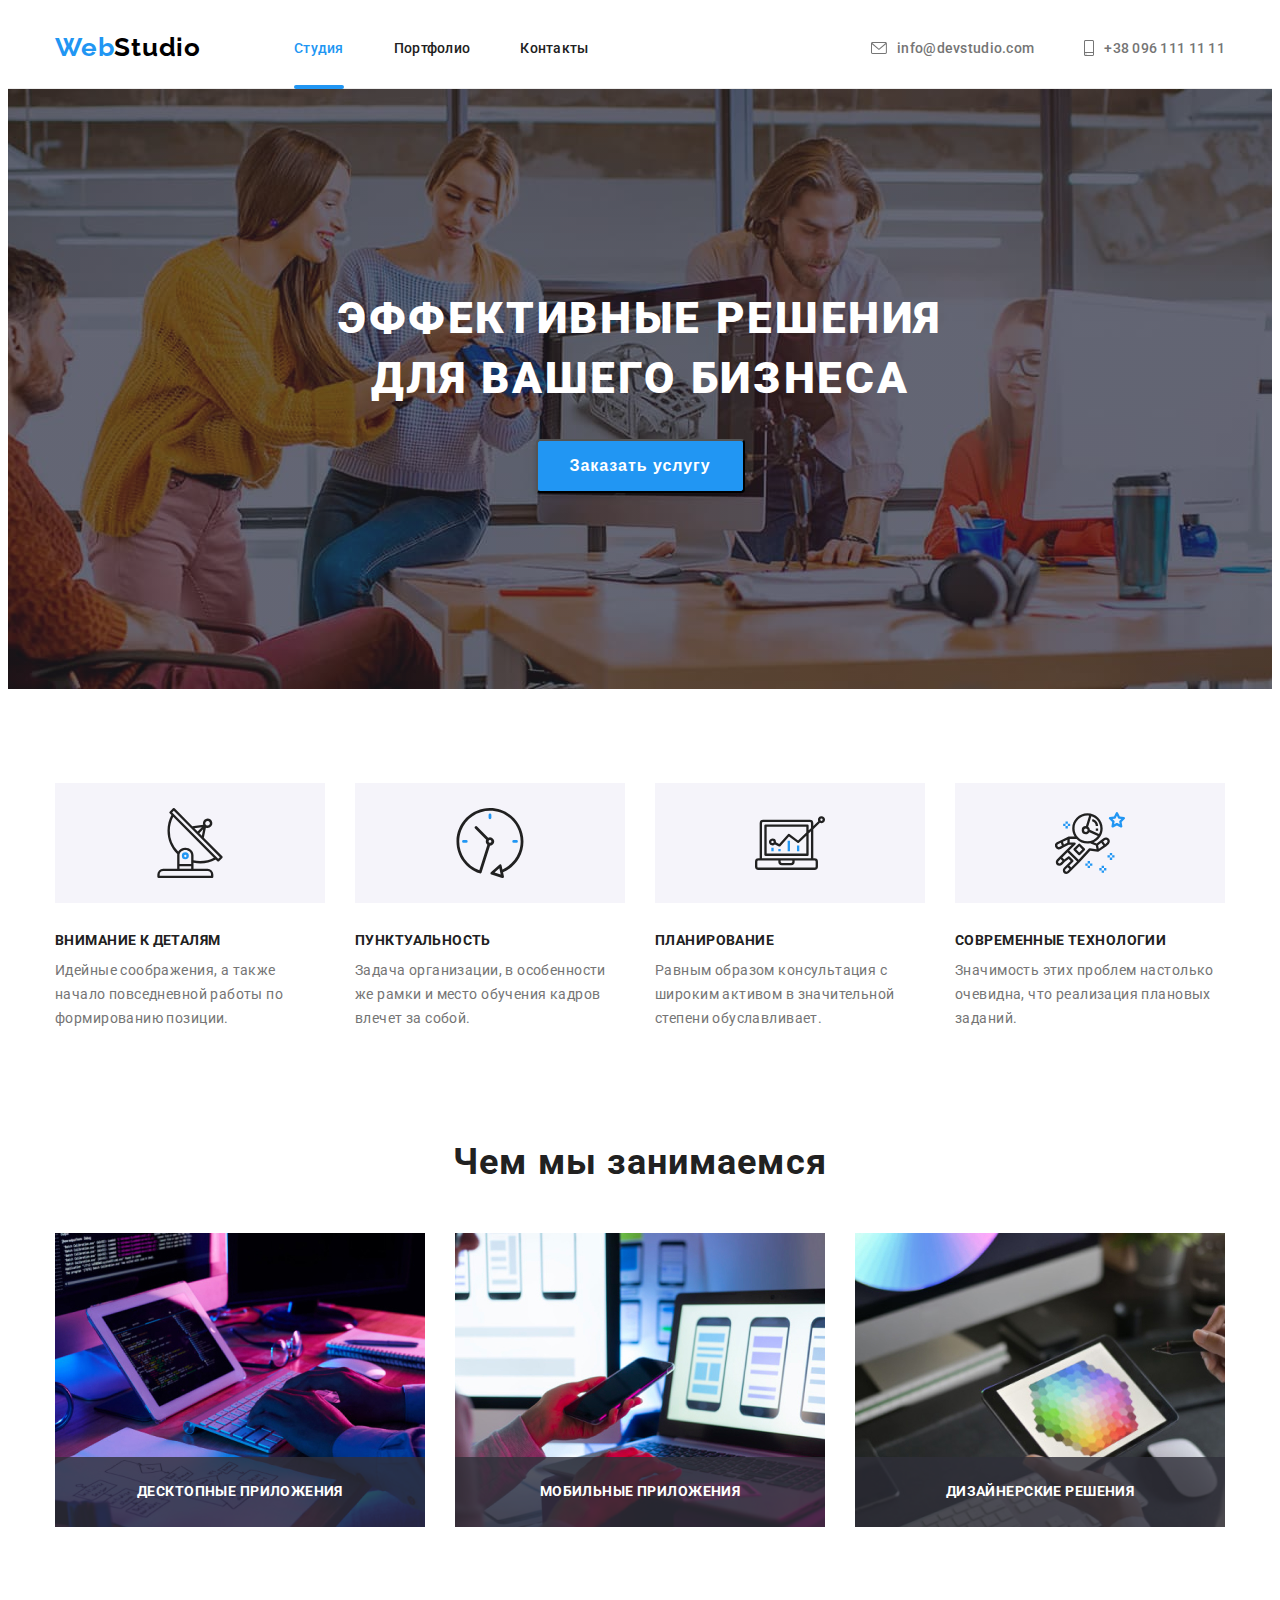
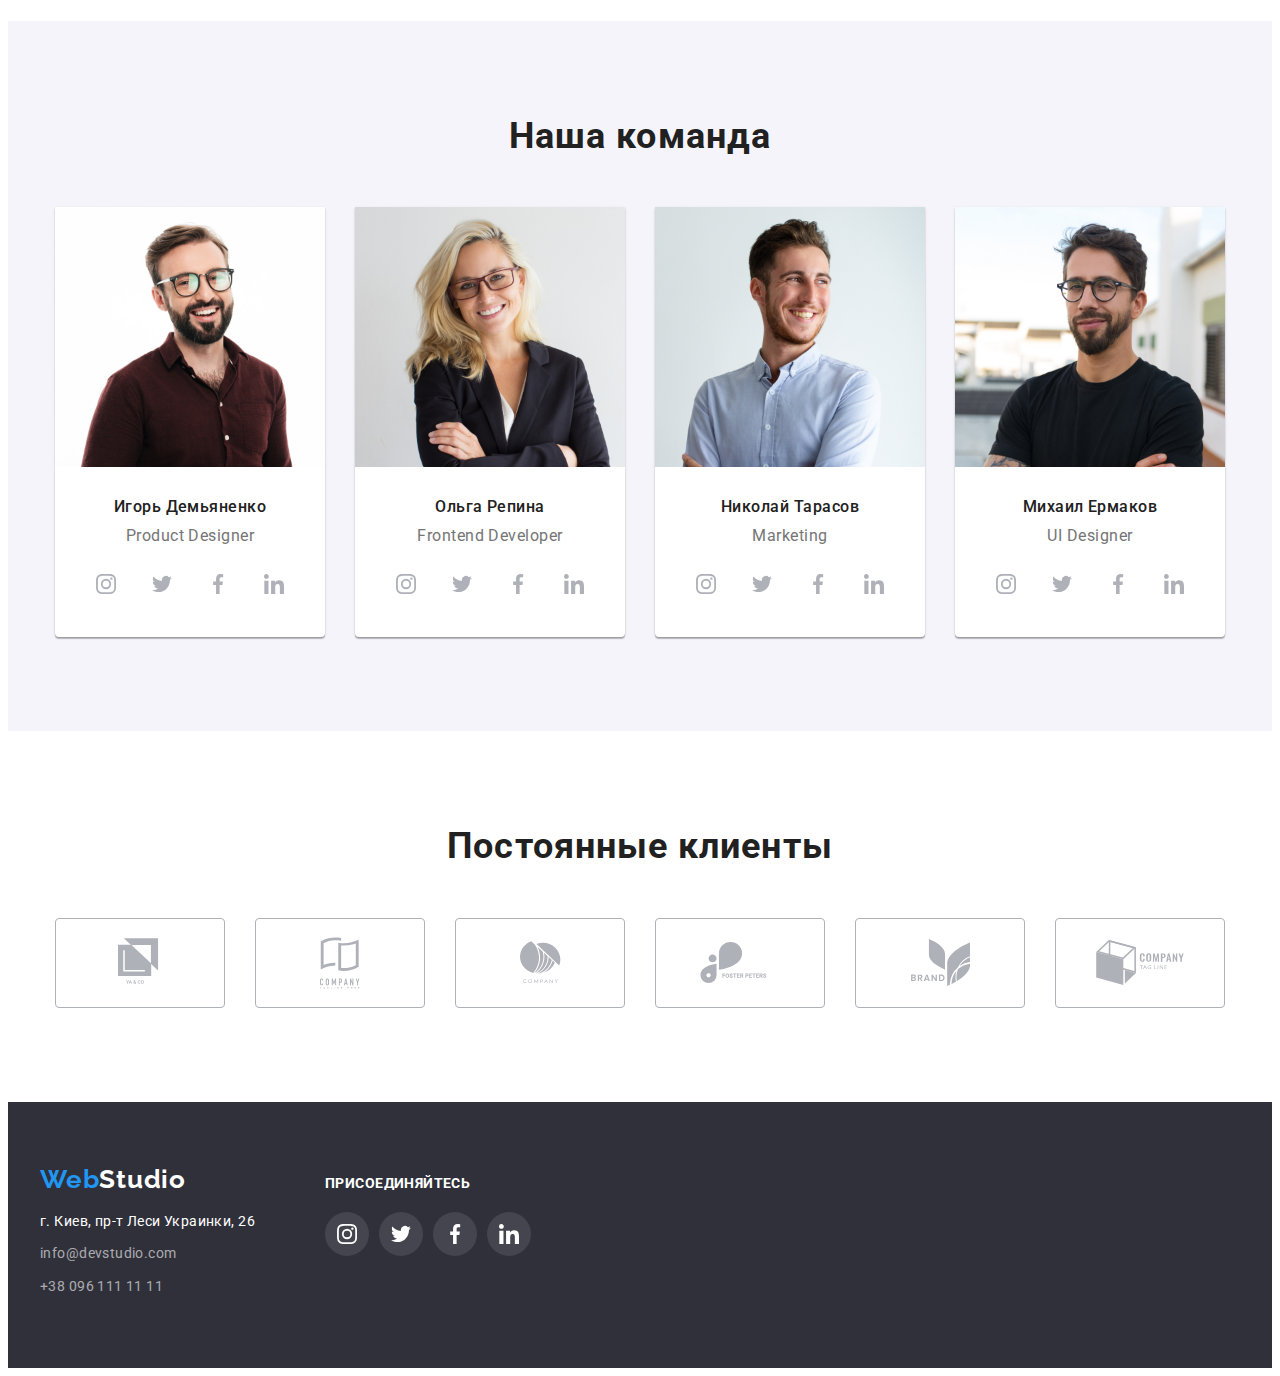
<file: index.html>
<!DOCTYPE html>
<html lang="ru">
<head>
    <meta charset="UTF-8">
    <meta name="viewport" content="width=device-width, initial-scale=1.0">
    <title>WebStudio</title>
    <link rel="preconnect" href="https://fonts.gstatic.com">
    <link href="https://fonts.googleapis.com/css2?family=Raleway:wght@700&family=Roboto:wght@400;500;700;900&display=swap"
        rel="stylesheet">
        <link rel="stylesheet" href="https://cdnjs.cloudflare.com/ajax/libs/modern-normalize/1.0.0/modern-normalize.min.css"
            integrity="sha512-ISS7cAi1PEhQ8jnbJpJZMd29NlhNj4AWYyLOSp2CE/CsHxTCu+r+t0D2yoJudVrd0/8fTVPUVDzY5Tvli75u/g=="
            crossorigin="anonymous" />
    <link rel="stylesheet" href="./css/styles.css">

</head>
<body>
    <header class="header">
        <div class="container main-nav">
            <nav class="main-nav">
                <a href="/" class="mainlogo"> <span class="logo">Web</span>Studio </a>

                <ul class="site-nav list">               
                    <li class="item item-nav">
                        <a href="./index.html" class="link current">Студия</a>
                    </li>
                    <li class="item item-nav">
                        <a href="./portfolio.html" class="link">Портфолио</a>
                    </li>
                    <li class="item item-nav">
                        <a href="#" class="link">Контакты</a>
                    </li>
                </ul>
            </nav>
            <ul class="nav-contact list">
                <li class="item">
                    <a href="mailto:info@devstudio.com" class="contact-link">
                        <svg class="iconteam contact" width="16" height="12">
                            <use href="./images/symbol-defs.svg#icon-envelope"></use>
                        </svg>
                        info@devstudio.com</a>
                </li>
                <li class="item">
                    <a href="tel:+380961111111" class="contact-link">
                        <svg class="iconteam contact" width="10" height="16">
                            <use href="./images/symbol-defs.svg#icon-smartphone"></use>
                        </svg>
                        +38 096 111 11 11
                    </a>
                </li>
            </ul>
        </div>
    </header>

    <main>
         <section class="hero">
            <h1 class="hero-title">Эффективные решения <br/>для вашего бизнеса</h1>
            <button type="button" class="hero-link" data-modal-open>Заказать услугу</button>
        </section>
       
        <section class="section features">
            <div class="container">
                <h2 class="visually-hidden">Особенности</h2>
                <ul class="list features">
                    <li class="item icon-antenna">
                        <div class="logocontainer">
                        <svg class="logofeatures" width="70" height="70">
                            <use href="./images/symbol-defs.svg#icon-antenna"></use>
                        </svg>
                        </div>
                        <h3 class="features-title">Внимание к деталям</h3>
                        <p class="text">Идейные соображения, а также начало повседневной работы по формированию позиции.</p>
                    </li>
                    <li class="item icon-clokc">
                        <div class="logocontainer">
                            <svg class="logofeatures" width="70" height="70">
                                <use href="./images/symbol-defs.svg#icon-clock"></use>
                            </svg>
                        </div>
                        <h3 class="features-title">Пунктуальность</h3>
                        <p class="text">
                            Задача организации, в особенности же рамки и место обучения кадров влечет за собой.
                        </p>
                    </li>
                    <li class="item icon-diagram">
                        <div class="logocontainer">
                            <svg class="logofeatures" width="70" height="70">
                                <use href="./images/symbol-defs.svg#icon-diagram"></use>
                            </svg>
                        </div>
                        <h3 class="features-title">Планирование</h3>
                        <p class="text">
                            Равным образом консультация с широким активом в значительной степени обуславливает.
                        </p>
                    </li>
                    <li class="item icon-astronaut">
                        <div class="logocontainer">
                            <svg class="logofeatures" width="70" height="70">
                                <use href="./images/symbol-defs.svg#icon-astronaut"></use>
                            </svg>
                        </div>
                        <h3 class="features-title">Современные технологии</h3>
                        <p class="text">
                            Значимость этих проблем настолько очевидна, что реализация плановых заданий.
                        </p>
                    </li>
                </ul>
            </div>
            
        </section>
        <section class="section  paddingtop">
            <div class="container">
                <h2 class="section-title">Чем мы занимаемся</h2>
                <ul class="features list">
                    <li class="item-img">
                        <img src="./images/box1.jpg" alt="photo" width="370" class="photo">
                        <p class="photo-text">Десктопные приложения</p>
                    </li>
                    <li class="item-img">
                        <img src="./images/box2.jpg" alt="photo" width="370" class="photo">
                        <p class="photo-text">Мобильные приложения</p>

                    </li>
                    <li class="item-img">
                        <img src="./images/box3.jpg" alt="photo" width="370" class="photo">
                        <p class="photo-text">Дизайнерские решения</p>
                    </li>
                </ul>
            </div>
        </section>
        <section class="section team">
            <div class="container">
                <h2 class="section-title">Наша команда</h2>
                <ul class="features list">
                    <li class="item team-ietm">
                        <img src="./images/igor.jpg" alt="photo-igor" width="270" class="photo">
                        <div class="team-text">
                            <h3 class="name-title">Игорь Демьяненко</h3>
                            <p lang="en" class="text">Product Designer</p>
                            <ul class="list team-contacts">
                                <li class="social-item">
                                    <a href="#" class="social-link">
                                        <svg class="iconteam" width="20" height="20">
                                            <use href="./images/symbol-defs.svg#icon-inst"></use>
                                        </svg>
                                    </a>
                                </li>
                                <li class="social-item">
                                    <a href="#" class="social-link">
                                        <svg class="iconteam" width="20" height="20">
                                            <use href="./images/symbol-defs.svg#icon-twit"></use>
                                        </svg>
                                    </a>
                                </li>
                                <li class="social-item">
                                    <a href="#" class="social-link">
                                        <svg class="iconteam" width="20" height="20">
                                            <use href="./images/symbol-defs.svg#icon-fb"></use>
                                        </svg>
                                    </a>
                                </li>
                                <li class="social-item">
                                    <a href="#" class="social-link">
                                        <svg class="iconteam" width="20" height="20">
                                            <use href="./images/symbol-defs.svg#icon-ln"></use>
                                        </svg>
                                    </a>
                                </li>
                            </ul>
                        </div>
                    </li>
                    <li class="item team-ietm">
                        <img src="./images/olga.jpg" alt="photo-olga" width="270" class="photo">
                        <div class="team-text">
                            <h3 class="name-title">Ольга Репина</h3>
                            <p lang="en" class="text">Frontend Developer</p>
                            <ul class="list team-contacts">
                                <li class="social-item">
                                    <a href="#" class="social-link">
                                        <svg class="iconteam" width="20" height="20">
                                            <use href="./images/symbol-defs.svg#icon-inst"></use>
                                        </svg>
                                    </a>
                                </li>
                                <li class="social-item">
                                    <a href="#" class="social-link">
                                        <svg class="iconteam" width="20" height="20">
                                            <use href="./images/symbol-defs.svg#icon-twit"></use>
                                        </svg>
                                    </a>
                                </li>
                                <li class="social-item">
                                    <a href="#" class="social-link">
                                        <svg class="iconteam" width="20" height="20">
                                            <use href="./images/symbol-defs.svg#icon-fb"></use>
                                        </svg>
                                    </a>
                                </li>
                                <li class="social-item">
                                    <a href="#" class="social-link">
                                         <svg class="iconteam" width="20" height="20">
                                            <use href="./images/symbol-defs.svg#icon-ln"></use>
                                        </svg>
                                    </a>
                                </li>
                            </ul>
                        </div>

                    </li>
                    <li class="item team-ietm">
                        <img src="./images/nikolay.jpg" alt="photo-nikolay" width="270" class="photo">
                        <div class="team-text">
                            <h3 class="name-title">Николай Тарасов</h3>
                            <p lang="en" class="text">Marketing</p>
                            <ul class="list team-contacts">
                                <li class="social-item">
                                    <a href="#" class="social-link">
                                        <svg class="iconteam" width="20" height="20">
                                            <use href="./images/symbol-defs.svg#icon-inst"></use>
                                        </svg>
                                    </a>
                                </li>
                                <li class="social-item">
                                    <a href="#" class="social-link">
                                        <svg class="iconteam" width="20" height="20">
                                            <use href="./images/symbol-defs.svg#icon-twit"></use>
                                        </svg>
                                    </a>
                                </li>
                                <li class="social-item">
                                    <a href="#" class="social-link">
                                        <svg class="iconteam" width="20" height="20">
                                            <use href="./images/symbol-defs.svg#icon-fb"></use>
                                        </svg>
                                    </a>
                                </li>
                                <li class="social-item">
                                    <a href="#" class="social-link">
                                        <svg class="iconteam" width="20" height="20">
                                            <use href="./images/symbol-defs.svg#icon-ln"></use>
                                        </svg>
                                    </a>
                                </li>
                            </ul>
                        </div>

                    </li>
                    <li class="item team-ietm">
                        <img src="./images/mihail.jpg" alt="photo-mihail" width="270" class="photo">
                        <div class="team-text">
                            <h3 class="name-title">Михаил Ермаков</h3>
                            <p lang="en" class="text">UI Designer</p>
                            <ul class="list team-contacts">
                                <li class="social-item">
                                    <a href="#" class="social-link">
                                        <svg class="iconteam" width="20" height="20">
                                            <use href="./images/symbol-defs.svg#icon-inst"></use>
                                        </svg>
                                    </a>
                                </li>
                                <li class="social-item">
                                    <a href="#"  class="social-link">
                                        <svg class="iconteam" width="20" height="20">
                                            <use href="./images/symbol-defs.svg#icon-twit"></use>
                                        </svg>
                                    </a>
                                </li>
                                <li class="social-item">
                                    <a href="#" class="social-link">
                                        <svg class="iconteam" width="20" height="20">
                                            <use href="./images/symbol-defs.svg#icon-fb"></use>
                                        </svg>
                                    </a>
                                </li>
                                <li class="social-item">
                                    <a href="#" class="social-link">
                                        <svg class="iconteam" width="20" height="20">
                                            <use href="./images/symbol-defs.svg#icon-ln"></use>
                                        </svg>
                                    </a>
                                </li>
                            </ul>
                        </div>

                    </li>
                </ul>
            </div>
        </section>
        <section class="section client">
            <div class="container">
                <h2 class="section-title">Постоянные клиенты</h2>
                <ul class="list client">
                    <li class="client-item">
                        <a href="#" class="clientlink">
                            <svg class="logoclient" width="44.27" height="49.23">
                                <use href="./images/symbol-defs.svg#icon-logoya"></use>
                            </svg>
                        </a>
                    </li>
                    <li class="client-item">
                        <a href="#" class="clientlink">
                            <svg class="logoclient" width="40" height="52">
                                <use href="./images/symbol-defs.svg#icon-logotag"></use>
                            </svg>
                        </a>
                    </li>
                    <li class="client-item">
                        <a href="#" class="clientlink">
                            <svg class="logoclient" width="41" height="42.6">
                                <use href="./images/symbol-defs.svg#icon-logocompany"></use>
                            </svg>
                        </a>
                    </li>
                    <li class="client-item">
                        <a href="#" class="clientlink">
                            <svg class="logoclient" width="79.66" height="42">
                                <use href="./images/symbol-defs.svg#icon-logofoster"></use>
                            </svg>
                        </a>
                    </li>
                    <li class="client-item">
                        <a href="#" class="clientlink">
                            <svg class="logoclient" width="59" height="47">
                                <use href="./images/symbol-defs.svg#icon-logobrand"></use>
                            </svg>
                        </a>
                    </li>
                    <li class="client-item">
                        <a href="#" class="clientlink">
                            <svg class="logoclient" width="88.48" height="45.44">
                                <use href="./images/symbol-defs.svg#icon-logotagline"></use>
                            </svg>
                        </a>
                    </li>
                    
                </ul>
            </div>
        </section>
    </main>

    <footer class="footer">
        <div class="container footeroll">
                <div class="footer-container adress">
                    <a href="/" class="mainlogo"> <span class="logo">Web</span>Studio </a>
                    <address class="adress">
                        <p class="adress-text"> г. Киев, пр-т Леси Украинки, 26 </p>
                        <ul class="list">
                            <li class="footer-item">
                                <a href="mailto:info@devstudio.com" class="footer-link">info@devstudio.com</a>
                            </li>
                            <li class="footer-item">
                                <a href="tel:+380961111111" class="footer-link tel">+38 096 111 11 11</a>
                            </li>
                        </ul>
                    </address>
                </div>
                <div class="footer-container social">
                    <p class="social-title">присоединяйтесь</p>
                    <ul class="list social">
                        <li class="social-item socialmain">
                            <a href="#" class="social-link socialmain">
                                <svg class="iconteam" width="20" height="20">
                                    <use href="./images/symbol-defs.svg#icon-inst"></use>
                                </svg>
                            </a>
                        </li>
                        <li class="social-item socialmain">
                            <a href="#" class="social-link socialmain">
                                <svg class="iconteam" width="20" height="20">
                                    <use href="./images/symbol-defs.svg#icon-twit"></use>
                                </svg>
                            </a>
                        </li>
                        <li class="social-item socialmain">
                            <a href="#" class="social-link socialmain">
                                <svg class="iconteam" width="20" height="20">
                                    <use href="./images/symbol-defs.svg#icon-fb"></use>
                                </svg>
                            </a>
                        </li>
                        <li class="social-item socialmain">
                            <a href="#" class="social-link socialmain">
                                <svg class="iconteam" width="20" height="20">
                                    <use href="./images/symbol-defs.svg#icon-ln"></use>
                                </svg>
                            </a>
                        </li>
                    </ul>
                </div>
            </div>  
    </footer>

    <div class="backdrop is-hidden" data-modal>
        <div class="modal">
            <button type="button" class="modal-button" data-modal-close>
                <svg width="30" height="30">
                    <use href="./images/symbol-defs.svg#icon-close"></use>
                </svg>
            </button>
        </div>
    </div>
    <script src="./js/modal.js"></script>
</body>
</html>
</file>
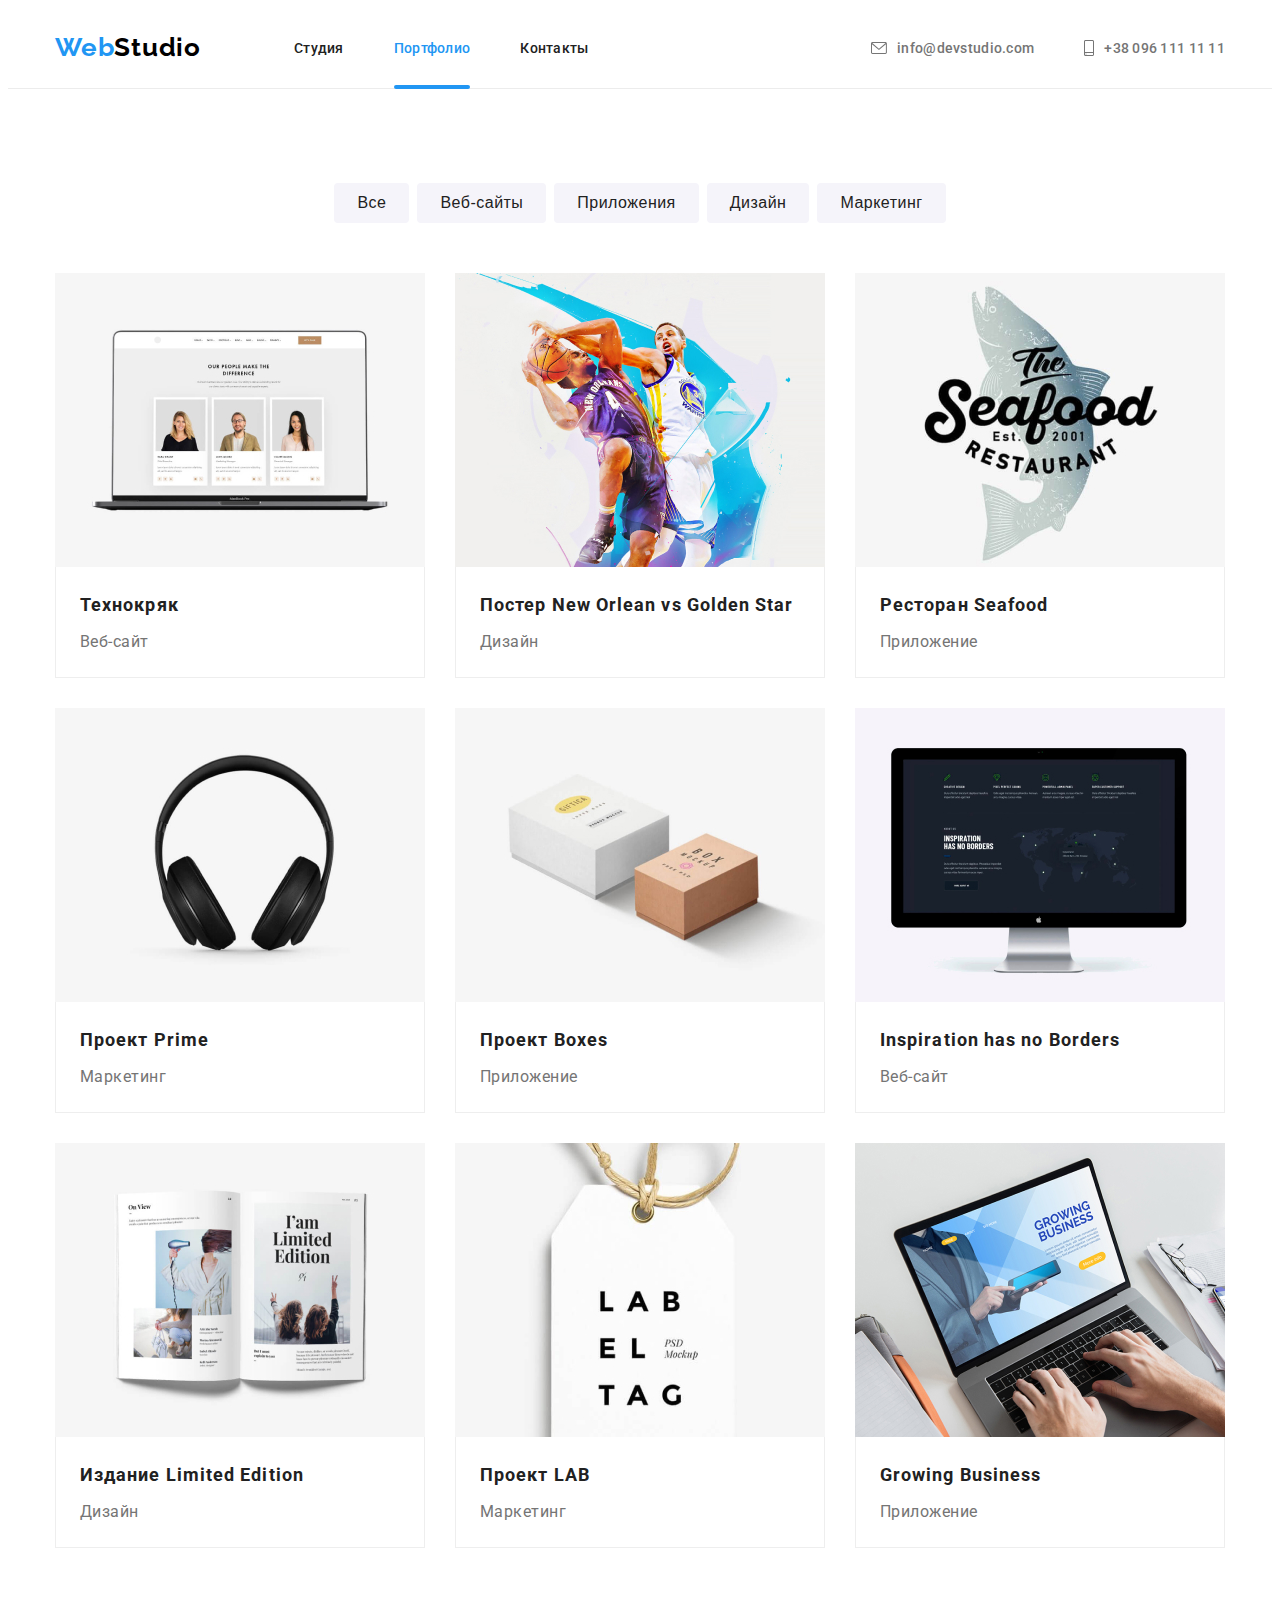
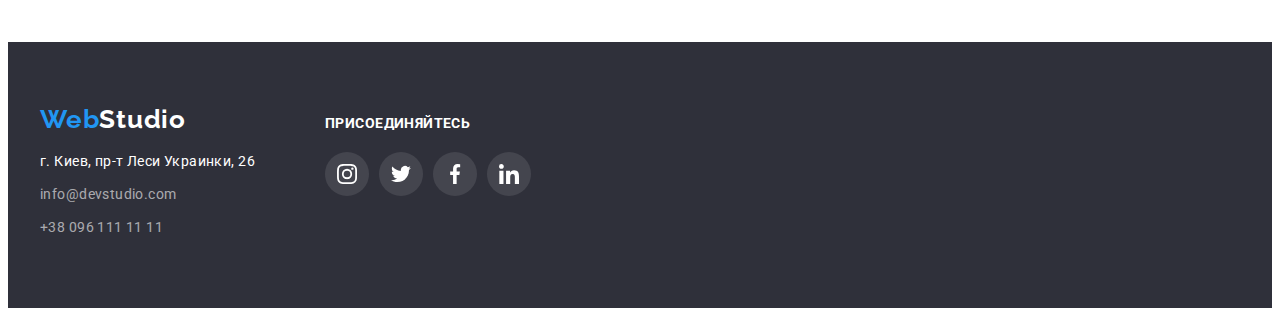
<file: portfolio.html>
<!DOCTYPE html>
<html lang="ru">
<head>
    <meta charset="UTF-8">
    <meta name="viewport" content="width=device-width, initial-scale=1.0">
    <title>WebStudio</title>
    <link rel="preconnect" href="https://fonts.gstatic.com">
    <link href="https://fonts.googleapis.com/css2?family=Raleway:wght@700&family=Roboto:wght@400;500;700;900&display=swap"
        rel="stylesheet">
        <link rel="stylesheet" href="https://cdnjs.cloudflare.com/ajax/libs/modern-normalize/1.0.0/modern-normalize.min.css"
            integrity="sha512-ISS7cAi1PEhQ8jnbJpJZMd29NlhNj4AWYyLOSp2CE/CsHxTCu+r+t0D2yoJudVrd0/8fTVPUVDzY5Tvli75u/g=="
            crossorigin="anonymous" />
    <link rel="stylesheet" href="./css/styles.css">
    
</head>
<body>
    <header class="header">
        <div class="container main-nav">
            <nav class="main-nav">
                <a href="/" class="mainlogo"> <span class="logo">Web</span>Studio </a>
    
                <ul class="site-nav list">
                    <li class="item item-nav">
                        <a href="./index.html" class="link">Студия</a>
                    </li>
                    <li class="item item-nav">
                        <a href="./portfolio.html" class="link  current">Портфолио</a>
                    </li>
                    <li class="item item-nav">
                        <a href="#" class="link">Контакты</a>
                    </li>
                </ul>
            </nav>
            <ul class="nav-contact list">
                <li class="item">
                    <a href="mailto:info@devstudio.com" class="contact-link">
                        <svg class="iconteam contact" width="16" height="12">
                            <use href="./images/symbol-defs.svg#icon-envelope"></use>
                        </svg>
                        info@devstudio.com</a>
                </li>
                <li class="item">
                    <a href="tel:+380961111111" class="contact-link">
                        <svg class="iconteam contact" width="10" height="16">
                            <use href="./images/symbol-defs.svg#icon-smartphone"></use>
                        </svg>
                        +38 096 111 11 11
                    </a>
                </li>
            </ul>
        </div>
    </header>
        
        <main>
            <section class="section">
                <div class="container">
                    <h1 class="visually-hidden">Портфолио</h1>
                    <ul class="list btn">
                        <li class="item"><button type="button" class="button">Все</button></li>
                        <li class="item"><button type="button" class="button">Веб-сайты</button></li>
                        <li class="item"><button type="button" class="button">Приложения</button></li>
                        <li class="item"><button type="button" class="button">Дизайн</button></li>
                        <li class="item"><button type="button" class="button">Маркетинг</button></li>
                    </ul>

                    <ul class="features list">
                        <li class="project">
                            <a href="#" class="link-project">
                                <div class="thumb">
                                    <img src="./images/tehnoproject.jpg" alt="img" width="370" class="image"">
                                    <p class="hover-text">Технокряк это современная площадка распространения коронавируса. Компании используют эту платформу для цифрового
                                    шпионажа и атак на защищённые сервера конкурентов.</p>                                    
                                </div>
                                <div class=" project-box">
                                    <h2 class="project-title">Технокряк</h2>
                                    <p class="project-text">Веб-сайт</p>
                                </div>
                            </a>
                        </li>
                        <li class="project">
                            <a href="#" class="link-project">
                                <div class="thumb">
                                    <img src="./images/starproject.jpg" alt="img" width="370" class="image"">
                                    <p class=" hover-text">Технокряк это современная площадка распространения
                                    коронавируса. Компании используют эту платформу для цифрового
                                    шпионажа и атак на защищённые сервера конкурентов.</p>
                                </div>
                                <div class="project-box">
                                    <h2 class="project-title">Постер New Orlean vs Golden Star</h2>
                                    <p class="project-text">Дизайн</p>
                                </div>
                            </a>
                        </li>
                        <li class="project">
                            <a href="#" class="link-project">
                                <div class="thumb">
                                    <img src="./images/seafoodproject.jpg" alt="img" width="370" class="image">
                                    <p class=" hover-text">Технокряк это современная площадка распространения
                                    коронавируса. Компании используют эту платформу для цифрового
                                    шпионажа и атак на защищённые сервера конкурентов.</p>
                                </div>
                                <div class="project-box">
                                    <h2 class="project-title">Ресторан Seafood</h2>
                                    <p class="project-text">Приложение</p>
                                </div>
                            </a>
                        </li>
                        <li class="project">
                            <a href="#" class="link-project">
                            <div class="thumb">
                                <img src="./images/primeproject.jpg" alt="img" width="370" class="image">
                                <p class=" hover-text">Технокряк это современная площадка распространения
                                коронавируса. Компании используют эту платформу для цифрового
                                шпионажа и атак на защищённые сервера конкурентов.</p>
                            </div>
                                <div class="project-box">
                                    <h2 class="project-title">Проект Prime</h2>
                                    <p class="project-text">Маркетинг</p>
                                </div>
                            </a>
                        </li>
                        <li class="project">
                            <a href="#" class="link-project">
                                <div class="thumb">
                                    <img src="./images/boxproject.jpg" alt="img" width="370" class="image"">
                                    <p class=" hover-text">Технокряк это современная площадка распространения
                                    коронавируса. Компании используют эту платформу для цифрового
                                    шпионажа и атак на защищённые сервера конкурентов.</p>
                                </div>
                                <div class="project-box">
                                    <h2 class="project-title">Проект Boxes</h2>
                                    <p class="project-text">Приложение</p>
                                </div>
                            </a>
                        </li>
                        <li class="project">
                            <a href="#" class="link-project">
                                <div class="thumb">
                                    <img src="./images/nobordersproject.jpg" alt="img" width="370" class="image">
                                    <p class=" hover-text">Технокряк это современная площадка распространения
                                    коронавируса. Компании используют эту платформу для цифрового
                                    шпионажа и атак на защищённые сервера конкурентов.</p>
                                </div>
                                <div class="project-box">
                                    <h2 class="project-title">Inspiration has no Borders</h2>
                                    <p class="project-text">Веб-сайт</p>
                                </div>
                            </a>
                        </li>
                        <li class="project">
                            <a href="#" class="link-project">
                                <div class="thumb">
                                    <img src="./images/limitedproject.jpg" alt="img" width="370" class="image">
                                    <p class=" hover-text">Технокряк это современная площадка распространения
                                    коронавируса. Компании используют эту платформу для цифрового
                                    шпионажа и атак на защищённые сервера конкурентов.</p>
                                </div>
                                <div class="project-box">
                                    <h2 class="project-title">Издание Limited Edition</h2>
                                    <p class="project-text">Дизайн</p>
                                </div>
                            </a>
                        </li>
                        <li class="project">
                            <a href="#" class="link-project">
                                <div class="thumb">
                                    <img src="./images/labproject.jpg" alt="img" width="370" class="image">
                                    <p class=" hover-text">Технокряк это современная площадка распространения
                                    коронавируса. Компании используют эту платформу для цифрового
                                    шпионажа и атак на защищённые сервера конкурентов.</p>
                                </div>
                                <div class="project-box">
                                    <h2 class="project-title">Проект LAB</h2>
                                    <p class="project-text">Маркетинг</p>
                                </div>
                            </a>
                        </li>
                        <li class="project">
                            <a href="#" class="link-project">
                                <div class="thumb">
                                    <img src="./images/businessproject.jpg" alt="img" width="370" class="image">
                                    <p class=" hover-text">Технокряк это современная площадка распространения
                                    коронавируса. Компании используют эту платформу для цифрового
                                    шпионажа и атак на защищённые сервера конкурентов.</p>
                                </div>
                                <div class="project-box">
                                    <h2 class="project-title">Growing Business</h2>
                                    <p class="project-text">Приложение</p>
                                </div>
                            </a>
                        </li>
                    
                    </ul>
                </div>
            </section>
        </main>
        
    <footer class="footer">
        <div class="container footeroll">
            <div class="footer-container adress">
                <a href="/" class="mainlogo"> <span class="logo">Web</span>Studio </a>
                <address class="adress">
                    <p class="adress-text"> г. Киев, пр-т Леси Украинки, 26 </p>
                    <ul class="list">
                        <li class="footer-item">
                            <a href="mailto:info@devstudio.com" class="footer-link">info@devstudio.com</a>
                        </li>
                        <li class="footer-item">
                            <a href="tel:+380961111111" class="footer-link tel">+38 096 111 11 11</a>
                        </li>
                    </ul>
                </address>
            </div>
            <div class="footer-container social">
                <p class="social-title">присоединяйтесь</p>
                <ul class="list social">
                    <li class="social-item socialmain">
                        <a href="#" class="social-link socialmain">
                            <svg class="iconteam" width="20" height="20">
                                <use href="./images/symbol-defs.svg#icon-inst"></use>
                            </svg>
                        </a>
                    </li>
                    <li class="social-item socialmain">
                        <a href="#" class="social-link socialmain">
                            <svg class="iconteam" width="20" height="20">
                                <use href="./images/symbol-defs.svg#icon-twit"></use>
                            </svg>
                        </a>
                    </li>
                    <li class="social-item socialmain">
                        <a href="#" class="social-link socialmain">
                            <svg class="iconteam" width="20" height="20">
                                <use href="./images/symbol-defs.svg#icon-fb"></use>
                            </svg>
                        </a>
                    </li>
                    <li class="social-item socialmain">
                        <a href="#" class="social-link socialmain">
                            <svg class="iconteam" width="20" height="20">
                                <use href="./images/symbol-defs.svg#icon-ln"></use>
                            </svg>
                        </a>
                    </li>
                </ul>
            </div>
        </div>
    </footer>

</body>
</html>
</file>
<file: css/styles.css>
html {
  box-sizing: border-box;
}
*,
*::before,
*::after {
  box-sizing: inherit;
}
:root {
  --primary-text-color: #757575;
  --title-text-color: #212121;
  --accent-color: #2196f3;
  --background-col: #2f303a;
  --background-team: #f5f4fa;
  --primary-bg-color: #ffffff;
  --icon-color: #afb1b8;
}

body {
  color: var(--primary-text-color);
  background-color: var(--primary-bg-color);
  font-family: 'Roboto', sans-serif;
}
.list {
  list-style: none;
  margin: 0;
  padding: 0;
}
.link {
  text-decoration: none;
  color: var(--title-text-color);
}
.section {
  padding-bottom: 94px;
  padding-top: 94px;
}
.section.paddingtop {
  padding-top: 0px;
}
.container {
  margin-left: auto;
  margin-right: auto;
  width: 1200px;
  padding: 0 15px;
}
/* HEDER */
.header {
  border-bottom: 1px solid #ececec;
}
/* logo */

.mainlogo {
  display: block;

  font-family: Raleway, sans-serif;
  font-weight: 700;
  font-size: 26px;
  line-height: 1.2;
  letter-spacing: 0.03em;
  text-decoration: none;
  color: #000000;
}
.logo {
  color: var(--accent-color);
}
/* nav decoration */

.main-nav {
  display: flex;
  align-items: center;
}

.site-nav {
  display: flex;
  margin-left: 93px;

  font-weight: 500;
  font-size: 14px;
  line-height: 1.15;
  letter-spacing: 0.02em;
}
.site-nav .item + .item {
  margin-left: 50px;
}

.site-nav .link {
  transition: color 250ms cubic-bezier(0.4, 0, 0.2, 1);
  display: block;
  padding-bottom: 32px;
  padding-top: 32px;
}

.site-nav .link:hover,
.site-nav .link:focus {
  color: var(--accent-color);
}

.site-nav .link.current {
  color: var(--accent-color);
}
.item.item-nav {
  position: relative;
}

.link.current::after {
  position: absolute;
  left: 0;
  bottom: -1px;

  content: '';
  display: block;
  width: 100%;
  height: 4px;
  border: 2px solid var(--accent-color);
  border-radius: 4px;
  background-color: var(--accent-color);
}
/* contact decoration */
.nav-contact {
  display: flex;
  margin-left: auto;
}
.nav-contact .item + .item {
  margin-left: 50px;
}
.contact-link {
  transition: color 250ms cubic-bezier(0.4, 0, 0.2, 1);
  display: flex;
  align-items: center;
  font-weight: 500;
  font-size: 14px;
  line-height: 1.15;
  letter-spacing: 0.02em;
  text-decoration: none;
  color: var(--primary-text-color);
}

.nav-contact .contact-link:focus,
.nav-contact .contact-link:hover {
  color: var(--accent-color);
}
.iconteam.contact {
  margin-right: 10px;
}

/* hero!!!!!!! */
.hero {
  padding-top: 200px;
  margin-left: auto;
  margin-right: auto;
  max-width: 1600px;
  min-height: 600px;
  text-align: center;
  background-color: var(--background-col);
  color: var(--primary-bg-color);
  background-image: linear-gradient(
      to right,
      rgba(47, 48, 58, 0.4),
      rgba(47, 48, 58, 0.4)
    ),
    url(../images/background.jpg);
  background-repeat: no-repeat;
  background-position: center;
}
.hero-title {
  margin-top: 0;
  margin-bottom: 30px;
  text-transform: uppercase;
  font-weight: 900;
  font-size: 44px;
  line-height: 1.36;
  letter-spacing: 0.06em;
}
.hero-link {
  display: inline-block;
  padding: 10px 32px;
  border-radius: 4px;
  background-color: var(--accent-color);
  text-decoration: none;
  box-shadow: 0px 4px 4px rgba(0, 0, 0, 0.15);

  color: var(--primary-bg-color);
  font-weight: 700;
  font-size: 16px;
  line-height: 1.87;
  letter-spacing: 0.06em;
}

/* features */
.features {
  display: flex;
  flex-wrap: wrap;
}

.features .item {
  display: block;
  width: 270px;
  margin-right: 30px;
}
.logocontainer {
  display: flex;
  justify-content: center;
  align-items: center;
  margin-bottom: 30px;
  height: 120px;
  background-color: var(--background-team);
}

.list.features .item.icon-antenna::before {
  background-image: url(../images/antenna.svg);
}

.list.features .item.icon-clokc::before {
  background-image: url(../images/clock.svg);
}

.list.features .item.icon-diagram::before {
  background-image: url(../images/diagram.svg);
}

.list.features .item.icon-astronaut::before {
  background-image: url(../images/astronaut.svg);
}

.features .item:nth-child(4n) {
  margin-right: 0;
}
.section-title {
  margin-top: 0;
  margin-bottom: 50px;
  text-align: center;

  color: var(--title-text-color);
  font-weight: 700;
  font-size: 36px;
  line-height: 1.17;
  letter-spacing: 0.03em;
}

.features-title {
  margin-top: 0;
  margin-bottom: 10px;
  color: var(--title-text-color);
  text-transform: uppercase;
  font-weight: 700;
  font-size: 14px;
  line-height: 1.14;
  letter-spacing: 0.03em;
}

.text {
  margin-top: 0;
  margin-bottom: 0;
  font-weight: 400;
  font-size: 14px;
  line-height: 1.71;
  letter-spacing: 0.03em;
  margin-bottom: 16px;
}

/* Чем мы занимаемся */
.features .item-img {
  margin-right: 30px;
}
.features .item-img:nth-child(3n) {
  margin-right: 0;
}
.features.list {
  position: relative;
}
.item-img {
  position: relative;
}
.item-img::before {
  position: absolute;
  bottom: 0;
  left: 0;
  display: inline-block;
  content: '';
  width: 100%;
  height: 70px;
  background-color: rgba(47, 48, 58, 0.8);
}
.photo-text {
  position: absolute;
  bottom: 0;
  left: 0;

  display: block;
  width: 100%;
  margin-bottom: 27px;
  font-weight: 700;
  font-size: 14px;
  line-height: 1.14;
  text-align: center;
  letter-spacing: 0.03em;
  text-transform: uppercase;
  color: var(--primary-bg-color);
}

/* our team */

.team {
  background-color: var(--background-team);
}
.team-ietm {
  background: #ffffff;
  border-radius: 0 0 4px 4px;
  box-shadow: 0px 1px 3px rgba(0, 0, 0, 0.12), 0px 1px 1px rgba(0, 0, 0, 0.14),
    0px 2px 1px rgba(0, 0, 0, 0.2);
}
.team-text {
  padding-top: 30px;
  margin-bottom: 16px;
  text-align: center;
}

.team .text {
  font-weight: 400;
  font-size: 16px;
  line-height: 1.2;
  letter-spacing: 0.03em;
}

.name-title {
  margin-top: 0;
  margin-bottom: 10px;
  color: var(--title-text-color);
  font-weight: 500;
  font-size: 16px;
  line-height: 1.2;
  letter-spacing: 0.03em;
}
.team-contacts {
  display: flex;
  justify-content: center;
  margin-bottom: 30px;
}
.social-item {
  display: inline-flex;
  justify-content: center;
  align-items: center;
  border: 1px solid var(--primary-bg-color);
  border-radius: 50%;
}
.social-item + .social-item {
  margin-left: 10px;
}

.social-link {
  transition: color 250ms cubic-bezier(0.4, 0, 0.2, 1),
    background-color 250ms cubic-bezier(0.4, 0, 0.2, 1),
    border 250ms cubic-bezier(0.4, 0, 0.2, 1);

  display: flex;
  border: 1px solid var(--primary-bg-color);
  border-radius: 50%;
  justify-content: center;
  align-items: center;
  width: 44px;
  height: 44px;
  color: var(--icon-color);
}

.social-link:focus,
.social-link:hover {
  background-color: var(--accent-color);
  color: var(--primary-bg-color);
  border: 1px solid transparent;
}
.photo {
  display: block;
}
.iconteam {
  fill: currentColor;
}

/* CLIENTS */
.list.client {
  display: inline-flex;
  justify-content: center;
  align-items: center;
}

.client-item {
  transition: border-color 250ms cubic-bezier(0.4, 0, 0.2, 1);

  width: 170px;
  height: 90px;
  border: 1px solid var(--icon-color);
  border-radius: 4px;
}
.client-item:hover,
.client-item:focus {
  border-color: var(--accent-color);
}
.client-item + .client-item {
  margin-left: 30px;
}

.clientlink {
  transition: color 250ms cubic-bezier(0.4, 0, 0.2, 1);

  display: flex;
  justify-content: center;
  align-items: center;
  width: 100%;
  height: 100%;
  color: var(--icon-color);
}

.clientlink:focus,
.clientlink:hover {
  color: var(--accent-color);
}
.logoclient {
  fill: currentColor;
}

/* footer */
.footer {
  background-color: var(--background-col);
  color: var(--primary-bg-color);
}
.footeroll {
  display: flex;
  align-items: baseline;
  padding: 60px 0;
}
.footer-container + .footer-container {
  margin-left: 50px;
  padding-left: 20px;
}
.footer .mainlogo {
  display: inline-block;
  color: var(--primary-bg-color);
}

.adress {
  font-style: normal;
  font-weight: 400;
  font-size: 14px;
  line-height: 1.71;
  letter-spacing: 0.03em;
}
.adress-text {
  margin-bottom: 9px;
}
.footer-item {
  margin-bottom: 9px;
}
.footer-link {
  display: inline-block;
  text-decoration: none;
  color: rgb(255, 255, 255, 0.6);
}
.footer-link.tel {
  margin-bottom: 0;
}
.social-title {
  margin-bottom: 20px;
  font-weight: 700;
  font-size: 14px;
  line-height: 1.14;
  letter-spacing: 0.03em;
  text-transform: uppercase;
}
.social-item + .social-item {
  margin-left: 10px;
}

.social-item.socialmain {
  border: none;
}
.list.social {
  display: flex;
}
.social-link.socialmain {
  background: rgba(255, 255, 255, 0.1);
  color: var(--primary-bg-color);
  border-color: transparent;
  transition: background-color 250ms cubic-bezier(0.4, 0, 0.2, 1);
}
.social-link.socialmain:hover,
.social-link.socialmain:focus {
  background-color: var(--accent-color);
}
/* ПОРТФОЛИО */

/* button */
.list.btn {
  display: flex;
  justify-content: center;
  text-align: center;
  margin-bottom: 50px;
}

.list.btn .item + .item {
  margin-left: 8px;
}
.button {
  transition: color 250ms cubic-bezier(0.4, 0, 0.2, 1),
    background-color 250ms cubic-bezier(0.4, 0, 0.2, 1);

  border: 1px solid transparent;
  border-radius: 4px;
  padding: 6px 22px;

  font-weight: 500;
  font-size: 16px;
  line-height: 1.62;
  text-align: center;
  letter-spacing: 0.03em;

  color: var(--title-text-color);
  text-decoration: none;
  background-color: var(--background-team);
}
.button:hover,
.button:focus {
  color: var(--primary-bg-color);
  background-color: var(--accent-color);
}

/* cards */
.project {
  transition: box-shadow 250ms cubic-bezier(0.4, 0, 0.2, 1);
}
.project:focus,
.project:hover {
  box-shadow: 0px 1px 1px rgba(0, 0, 0, 0.12), 0px 4px 4px rgba(0, 0, 0, 0.06),
    1px 4px 6px rgba(0, 0, 0, 0.16);
}

.project:focus,
.project:hover .hover-text {
  transform: translateY(-100%);
  opacity: 1;
}

.project:focus,
.project:hover .thumb::before {
  transform: translateY(0);
  opacity: 1;
}

.features .project {
  width: 370px;
  margin-right: 30px;
  margin-bottom: 30px;
}
.features .project:nth-child(3n) {
  margin-right: 0;
}

.features .project:nth-last-child(-n + 3) {
  margin-bottom: 0;
}

.link-project {
  display: inline-block;
  text-decoration: none;
  color: var(--title-text-color);
}

.thumb {
  position: relative;
  overflow: hidden;
}

.thumb::before,
.hover-text {
  position: absolute;
  left: 0;
  opacity: 0;
  transition: opacity 250ms cubic-bezier(0.4, 0, 0.2, 1),
    transform 250ms cubic-bezier(0.4, 0, 0.2, 1);
  width: 100%;
  height: 100%;
}

.thumb::before {
  transform: translateY(100%);
  display: inline-block;
  content: '';
  background-color: rgba(33, 150, 243, 0.9);
}

.hover-text {
  display: flex;
  justify-content: center;
  align-items: center;

  margin: 0;
  padding: 0 24px;
  font-size: 18px;
  line-height: 1.56;
  letter-spacing: 0.03em;
  color: var(--primary-bg-color);
}

.image {
  display: block;
}
.project-box {
  padding: 20px 24px;
  border: 1px solid #eeeeee;
  border-top: none;
}

.project-title {
  margin: 0 0 4px 0;
  text-decoration: none;
  font-weight: 700;
  font-size: 18px;
  line-height: 2;
  letter-spacing: 0.06em;
}

.project-text {
  margin-top: 0;
  margin-bottom: 0;

  color: var(--primary-text-color);
  font-weight: 400;
  font-size: 16px;
  line-height: 1.87;
  letter-spacing: 0.03em;
}

/* MODAL */
.backdrop {
  position: fixed;
  top: 0;
  left: 0;
  width: 100%;
  height: 100%;
  background-color: rgba(0, 0, 0, 0.2);
  transition: opacity 500ms cubic-bezier(0.4, 0, 0.2, 1);
}

.backdrop.is-hidden {
  opacity: 0;
  pointer-events: none;
}

.modal {
  position: absolute;
  top: 50%;
  left: 50%;
  transform: translate(-50%, -50%);

  min-width: 528px;
  min-height: 581px;
  background-color: var(--primary-bg-color);
}
.modal-button {
  position: absolute;
  top: 8px;
  right: 8px;

  padding: 0;
  width: 32px;
  height: 32px;
  border: 1px solid transparent;
  border-radius: 50%;
  background-color: var(--primary-bg-color);
}

.visually-hidden {
  position: absolute;
  width: 1px;
  height: 1px;
  margin: -1px;
  border: 0;
  padding: 0;

  white-space: nowrap;
  clip-path: inset(100%);
  clip: rect(0 0 0 0);
  overflow: hidden;
}
</file>
